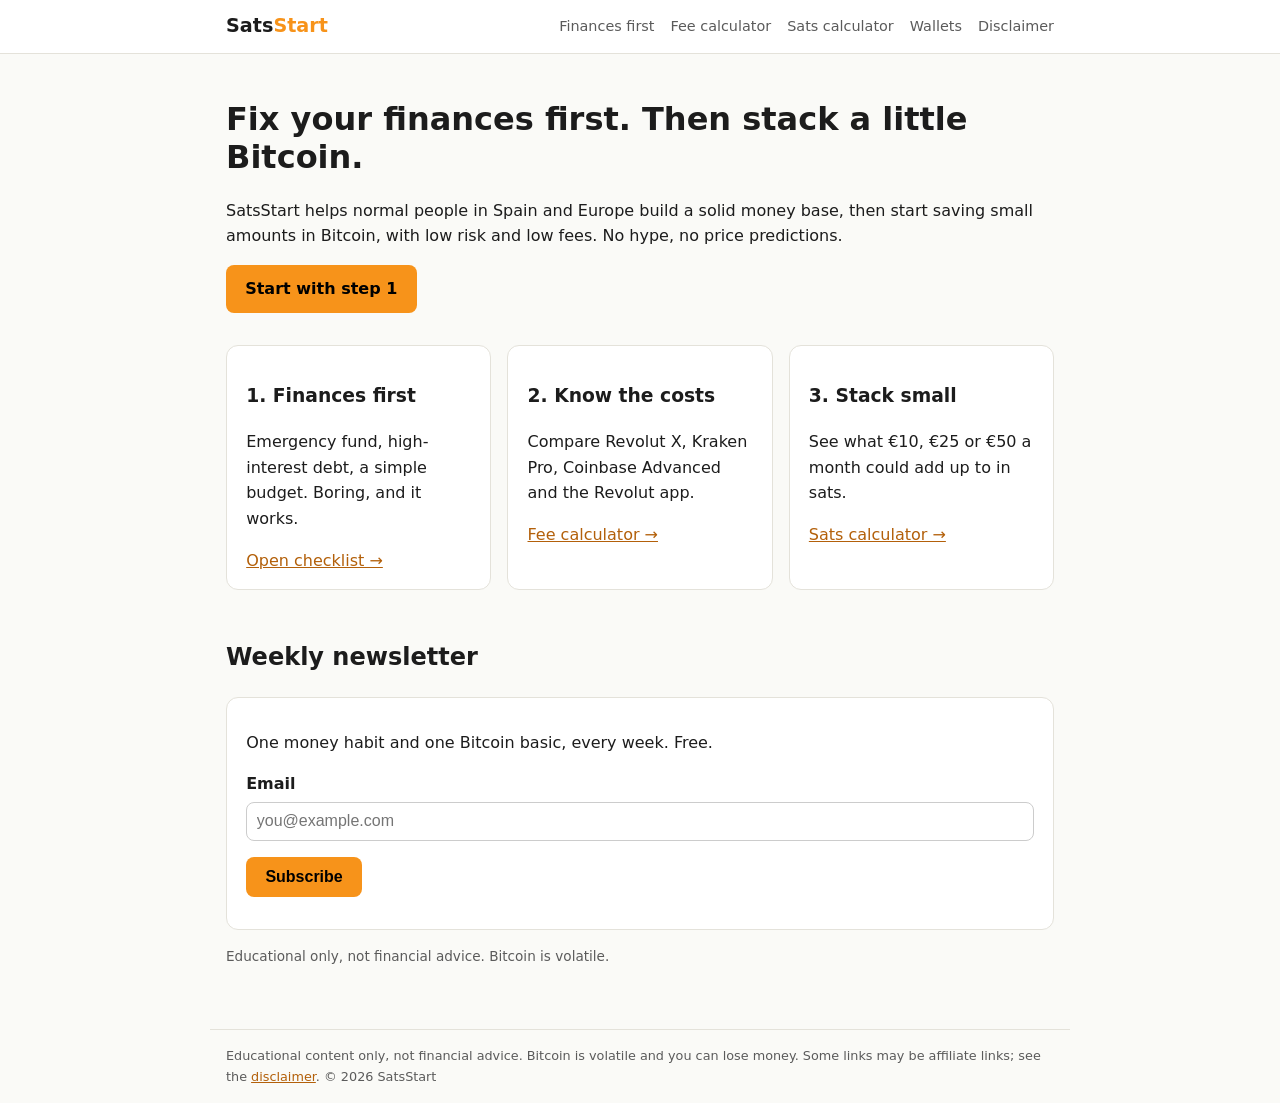
<file: index.html>
<!doctype html><html lang="en"><head><meta charset="utf-8"><meta name="viewport" content="width=device-width,initial-scale=1">
<title>Bitcoin for normal people · SatsStart</title><meta name="description" content="Fix your finances first, then stack small amounts of Bitcoin. Educational tools for people in Spain and Europe."><link rel="stylesheet" href="style.css"><script src="config.js"></script></head><body>
<header><nav><a class="logo" href="index.html">Sats<span>Start</span></a>
<a href="finances-first.html" >Finances first</a>
<a href="revolut-x-fees.html" >Fee calculator</a>
<a href="sats-calculator.html" >Sats calculator</a>
<a href="wallets.html" >Wallets</a>
<a href="disclaimer.html" >Disclaimer</a></nav></header>
<main>
<h1>Fix your finances first. Then stack a little Bitcoin.</h1>
<p>SatsStart helps normal people in Spain and Europe build a solid money base, then start saving small amounts in Bitcoin, with low risk and low fees. No hype, no price predictions.</p>
<p><a class="btn" href="finances-first.html">Start with step 1</a></p>
<div class="grid">
<div class="card"><h3>1. Finances first</h3><p>Emergency fund, high-interest debt, a simple budget. Boring, and it works.</p><a href="finances-first.html">Open checklist →</a></div>
<div class="card"><h3>2. Know the costs</h3><p>Compare Revolut X, Kraken Pro, Coinbase Advanced and the Revolut app.</p><a href="revolut-x-fees.html">Fee calculator →</a></div>
<div class="card"><h3>3. Stack small</h3><p>See what €10, €25 or €50 a month could add up to in sats.</p><a href="sats-calculator.html">Sats calculator →</a></div></div>
<h2>Weekly newsletter</h2>
<div class="card"><p>One money habit and one Bitcoin basic, every week. Free.</p>
<form id="nl" novalidate>
<label for="em">Email</label><input id="em" type="email" name="email" required placeholder="you@example.com" autocomplete="email"><p><button class="btn" type="submit">Subscribe</button></p><p class="msg note" id="nlmsg" role="status" aria-live="polite"></p></form></div>
<p class="note">Educational only, not financial advice. Bitcoin is volatile.</p>
</main>
<footer>Educational content only, not financial advice. Bitcoin is volatile and you can lose money. Some links may be affiliate links; see the <a href="disclaimer.html">disclaimer</a>. © 2026 SatsStart</footer>

<script>
document.getElementById("nl").addEventListener("submit",function(ev){
  ev.preventDefault();
  var msg=document.getElementById("nlmsg"),em=document.getElementById("em"),btn=this.querySelector("button");
  var ep=(window.NEWSLETTER_ENDPOINT||"").trim();
  if(!ep){msg.textContent="Newsletter signup isn't open yet. Please check back soon.";return;}
  if(!em.value||!em.checkValidity()){msg.textContent="Please enter a valid email address.";return;}
  btn.disabled=true;msg.textContent="Subscribing…";
  var body=new URLSearchParams();body.append("email",em.value);
  // no-cors: provider forms don't send CORS headers, so the response is opaque.
  // A resolved request means it was delivered; a network error rejects.
  fetch(ep,{method:"POST",mode:"no-cors",body:body}).then(function(){
    msg.textContent="Thanks! Check your inbox to confirm your subscription.";em.value="";
  }).catch(function(){
    msg.textContent="Something went wrong. Please try again later.";
  }).then(function(){btn.disabled=false;});
});
</script>
</body></html>
</file>
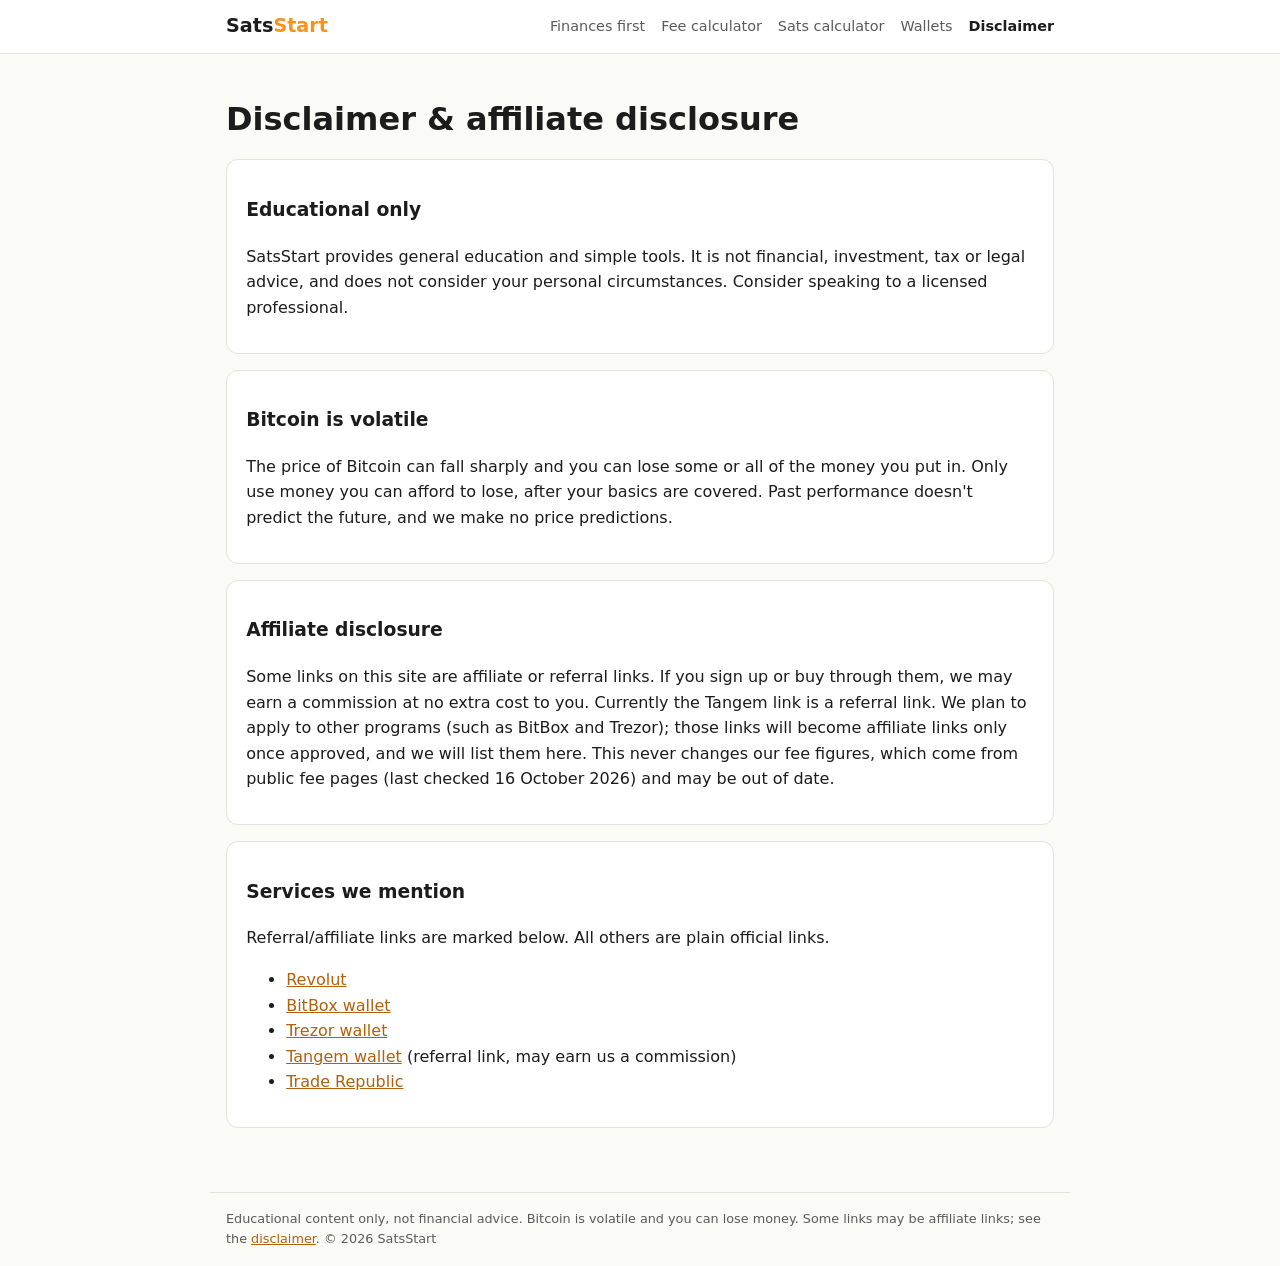
<file: disclaimer.html>
<!doctype html><html lang="en"><head><meta charset="utf-8"><meta name="viewport" content="width=device-width,initial-scale=1">
<title>Disclaimer · SatsStart</title><meta name="description" content="Fix your finances first, then stack small amounts of Bitcoin. Educational tools for people in Spain and Europe."><link rel="stylesheet" href="style.css"><script src="config.js"></script></head><body>
<header><nav><a class="logo" href="index.html">Sats<span>Start</span></a>
<a href="finances-first.html" >Finances first</a>
<a href="revolut-x-fees.html" >Fee calculator</a>
<a href="sats-calculator.html" >Sats calculator</a>
<a href="wallets.html" >Wallets</a>
<a href="disclaimer.html" class="on">Disclaimer</a></nav></header>
<main>
<h1>Disclaimer &amp; affiliate disclosure</h1>
<div class="card"><h3>Educational only</h3><p>SatsStart provides general education and simple tools. It is not financial, investment, tax or legal advice, and does not consider your personal circumstances. Consider speaking to a licensed professional.</p></div>
<div class="card"><h3>Bitcoin is volatile</h3><p>The price of Bitcoin can fall sharply and you can lose some or all of the money you put in. Only use money you can afford to lose, after your basics are covered. Past performance doesn't predict the future, and we make no price predictions.</p></div>
<div class="card"><h3>Affiliate disclosure</h3><p>Some links on this site are affiliate or referral links. If you sign up or buy through them, we may earn a commission at no extra cost to you. Currently the Tangem link is a referral link. We plan to apply to other programs (such as BitBox and Trezor); those links will become affiliate links only once approved, and we will list them here. This never changes our fee figures, which come from public fee pages (last checked <span data-checked></span>) and may be out of date.</p></div>
<div class="card"><h3>Services we mention</h3><p>Referral/affiliate links are marked below. All others are plain official links.</p><ul><li><a data-link="revolut" href="https://www.revolut.com/" rel="noopener">Revolut</a></li><li><a data-link="bitbox" href="https://bitbox.swiss/" rel="noopener">BitBox wallet</a></li><li><a data-link="trezor" href="https://trezor.io/" rel="noopener">Trezor wallet</a></li><li><a data-link="tangem" href="https://tangem.com/invite/4YEDCC" rel="sponsored noopener">Tangem wallet</a> (referral link, may earn us a commission)</li><li><a data-link="traderepublic" href="https://traderepublic.com/" rel="noopener">Trade Republic</a></li></ul></div>
</main>
<footer>Educational content only, not financial advice. Bitcoin is volatile and you can lose money. Some links may be affiliate links; see the <a href="disclaimer.html">disclaimer</a>. © 2026 SatsStart</footer>

</body></html>
</file>
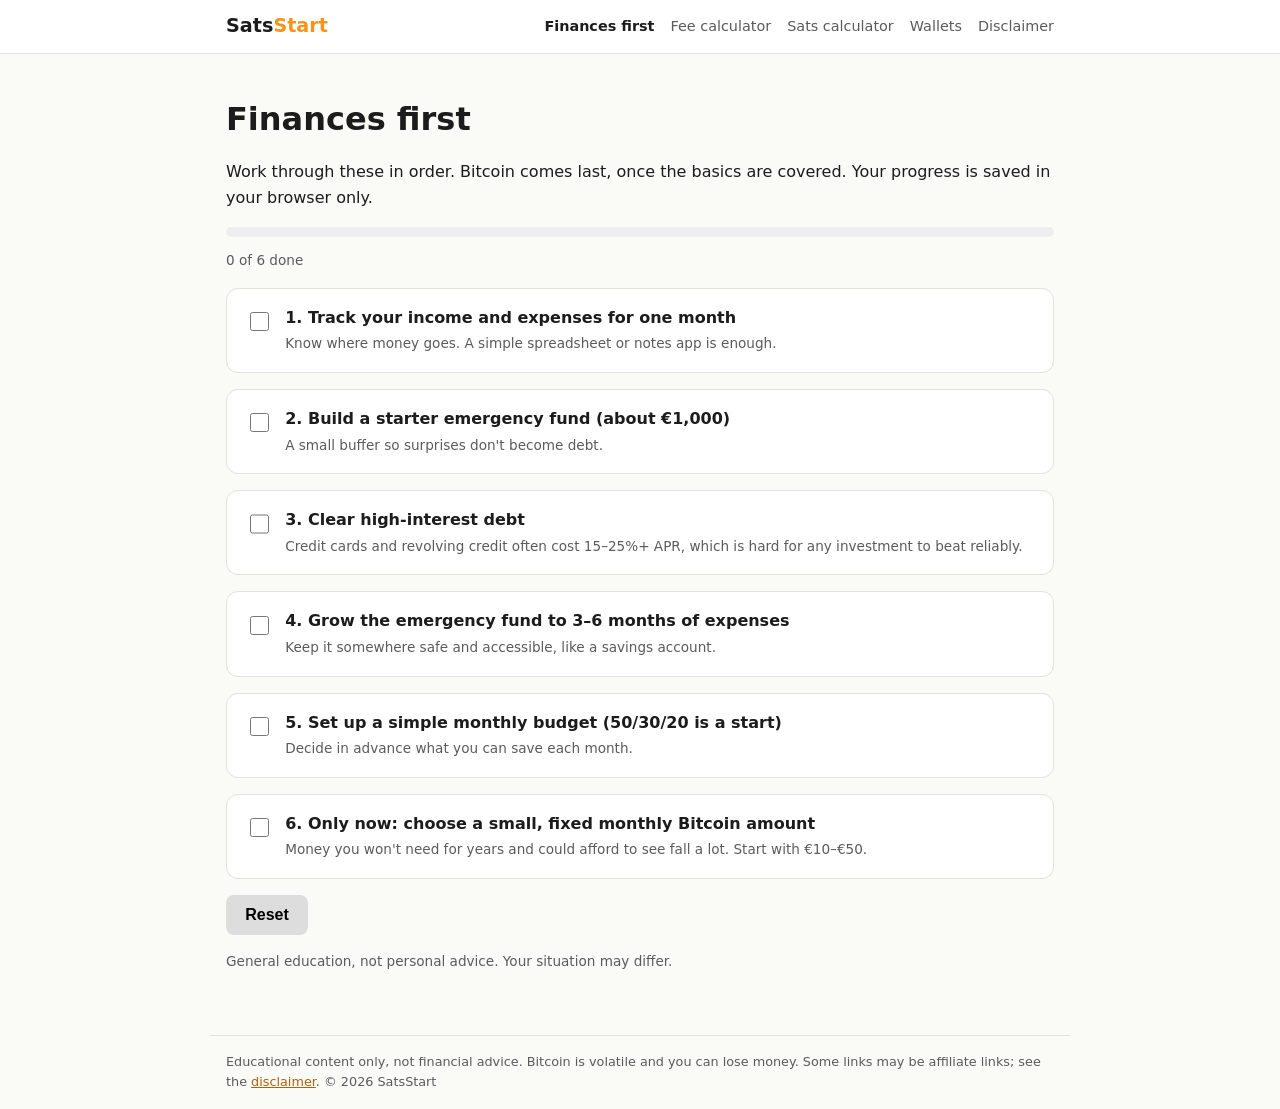
<file: finances-first.html>
<!doctype html><html lang="en"><head><meta charset="utf-8"><meta name="viewport" content="width=device-width,initial-scale=1">
<title>Finances first · SatsStart</title><meta name="description" content="Fix your finances first, then stack small amounts of Bitcoin. Educational tools for people in Spain and Europe."><link rel="stylesheet" href="style.css"><script src="config.js"></script></head><body>
<header><nav><a class="logo" href="index.html">Sats<span>Start</span></a>
<a href="finances-first.html" class="on">Finances first</a>
<a href="revolut-x-fees.html" >Fee calculator</a>
<a href="sats-calculator.html" >Sats calculator</a>
<a href="wallets.html" >Wallets</a>
<a href="disclaimer.html" >Disclaimer</a></nav></header>
<main>
<h1>Finances first</h1><p>Work through these in order. Bitcoin comes last, once the basics are covered. Your progress is saved in your browser only.</p>
<div class="bar"><div id="b"></div></div><p class="note" id="pt"></p><div id="list"></div>
<p><button class="btn" id="reset" style="background:#ddd">Reset</button></p>
<p class="note">General education, not personal advice. Your situation may differ.</p>
</main>
<footer>Educational content only, not financial advice. Bitcoin is volatile and you can lose money. Some links may be affiliate links; see the <a href="disclaimer.html">disclaimer</a>. © 2026 SatsStart</footer>
<script>const steps=[
["Track your income and expenses for one month","Know where money goes. A simple spreadsheet or notes app is enough."],
["Build a starter emergency fund (about €1,000)","A small buffer so surprises don't become debt."],
["Clear high-interest debt","Credit cards and revolving credit often cost 15–25%+ APR, which is hard for any investment to beat reliably."],
["Grow the emergency fund to 3–6 months of expenses","Keep it somewhere safe and accessible, like a savings account."],
["Set up a simple monthly budget (50/30/20 is a start)","Decide in advance what you can save each month."],
["Only now: choose a small, fixed monthly Bitcoin amount","Money you won't need for years and could afford to see fall a lot. Start with €10–€50."]];
const K="satsstart_steps";let s=[];try{s=JSON.parse(localStorage.getItem(K)||"[]");if(!Array.isArray(s))s=[]}catch(e){s=[]}
function r(){const l=document.getElementById("list");l.innerHTML="";steps.forEach((t,i)=>{const d=document.createElement("div");d.className="card step";
d.innerHTML=`<input type="checkbox" id="c${i}" ${s[i]?"checked":""}><label for="c${i}" style="margin:0"><b>${i+1}. ${t[0]}</b><br><span class="note" style="font-weight:400">${t[1]}</span></label>`;
d.querySelector("input").onchange=e=>{s[i]=e.target.checked;try{localStorage.setItem(K,JSON.stringify(s))}catch(e){}r()};l.appendChild(d)});
const n=steps.filter((_,i)=>s[i]).length;document.getElementById("b").style.width=n/steps.length*100+"%";document.getElementById("pt").textContent=n+" of "+steps.length+" done"+(n==steps.length?". Ready to look at the fee calculator.":"")}
document.getElementById("reset").onclick=()=>{s=[];try{localStorage.removeItem(K)}catch(e){}r()};r();</script>
</body></html>
</file>
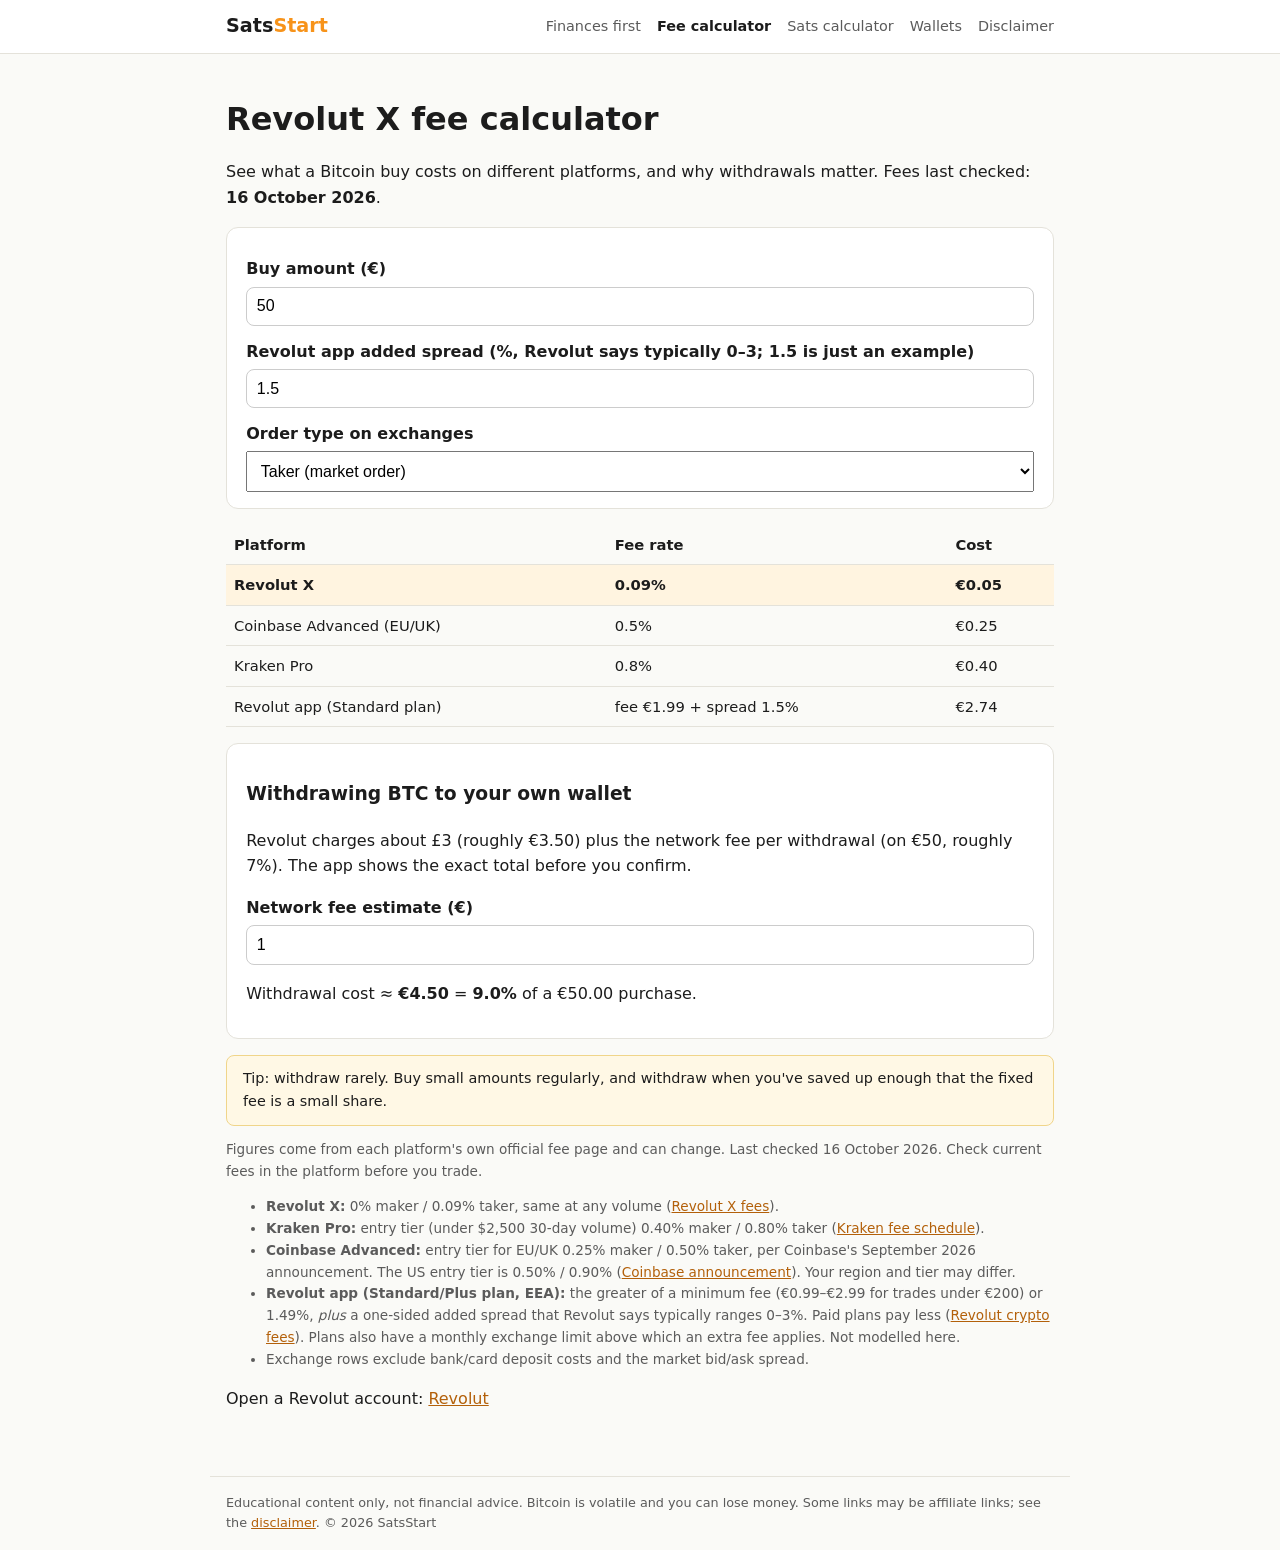
<file: revolut-x-fees.html>
<!doctype html><html lang="en"><head><meta charset="utf-8"><meta name="viewport" content="width=device-width,initial-scale=1">
<title>Revolut X fee calculator · SatsStart</title><meta name="description" content="Fix your finances first, then stack small amounts of Bitcoin. Educational tools for people in Spain and Europe."><link rel="stylesheet" href="style.css"><script src="config.js"></script></head><body>
<header><nav><a class="logo" href="index.html">Sats<span>Start</span></a>
<a href="finances-first.html" >Finances first</a>
<a href="revolut-x-fees.html" class="on">Fee calculator</a>
<a href="sats-calculator.html" >Sats calculator</a>
<a href="wallets.html" >Wallets</a>
<a href="disclaimer.html" >Disclaimer</a></nav></header>
<main>
<h1>Revolut X fee calculator</h1><p>See what a Bitcoin buy costs on different platforms, and why withdrawals matter. Fees last checked: <b data-checked></b>.</p>
<div class="card"><label for="amt">Buy amount (€)</label><input id="amt" type="number" min="1" value="50">
<label for="sp">Revolut app added spread (%, Revolut says typically 0–3; 1.5 is just an example)</label><input id="sp" type="number" min="0" max="3" step="0.1" value="1.5">
<label for="ord">Order type on exchanges</label><select id="ord" style="width:100%;padding:.6rem;font-size:1rem"><option value="m">Maker (limit order)</option><option value="t" selected>Taker (market order)</option></select></div>
<div class="tblwrap"><table><thead><tr><th>Platform</th><th>Fee rate</th><th>Cost</th></tr></thead><tbody id="rows"></tbody></table></div>
<div class="card"><h3>Withdrawing BTC to your own wallet</h3><p>Revolut charges about £3 (roughly €3.50) plus the network fee per withdrawal (on €50, roughly 7%). The app shows the exact total before you confirm.</p>
<label for="nf">Network fee estimate (€)</label><input id="nf" type="number" min="0" step="0.1" value="1"><p id="wd"></p></div>
<div class="warn">Tip: withdraw rarely. Buy small amounts regularly, and withdraw when you've saved up enough that the fixed fee is a small share.</div>
<p class="note">Figures come from each platform's own official fee page and can change. Last checked <span data-checked></span>. Check current fees in the platform before you trade.</p>
<ul class="note">
<li><b>Revolut X:</b> 0% maker / 0.09% taker, same at any volume (<a href="https://www.revolut.com/legal/crypto-exchange-fees/" rel="noopener">Revolut X fees</a>).</li>
<li><b>Kraken Pro:</b> entry tier (under $2,500 30-day volume) 0.40% maker / 0.80% taker (<a href="https://www.kraken.com/features/fee-schedule" rel="noopener">Kraken fee schedule</a>).</li>
<li><b>Coinbase Advanced:</b> entry tier for EU/UK 0.25% maker / 0.50% taker, per Coinbase's September 2026 announcement. The US entry tier is 0.50% / 0.90% (<a href="https://www.coinbase.com/blog/were-lowering-fees-for-many-active-traders-on-coinbase-advanced" rel="noopener">Coinbase announcement</a>). Your region and tier may differ.</li>
<li><b>Revolut app (Standard/Plus plan, EEA):</b> the greater of a minimum fee (€0.99–€2.99 for trades under €200) or 1.49%, <i>plus</i> a one-sided added spread that Revolut says typically ranges 0–3%. Paid plans pay less (<a href="https://www.revolut.com/en-SK/legal/exchangingcryptocurrenciespersonalfees/" rel="noopener">Revolut crypto fees</a>). Plans also have a monthly exchange limit above which an extra fee applies. Not modelled here.</li>
<li>Exchange rows exclude bank/card deposit costs and the market bid/ask spread.</li>
</ul>
<p>Open a Revolut account: <a data-link="revolut" href="https://www.revolut.com/" rel="noopener">Revolut</a></p>
</main>
<footer>Educational content only, not financial advice. Bitcoin is volatile and you can lose money. Some links may be affiliate links; see the <a href="disclaimer.html">disclaimer</a>. © 2026 SatsStart</footer>
<script>
const P=[["Revolut X",0,0.09],["Kraken Pro",0.40,0.80],["Coinbase Advanced (EU/UK)",0.25,0.50]];
const e=n=>"€"+(Math.round(n*100+1e-6)/100).toFixed(2);
const $=id=>document.getElementById(id);
const WD_SERVICE_EUR=3.5; // £3 service fee, approximate EUR equivalent
// Revolut app Standard/Plus (EUR): minimum fee by trade size, else 1.49%
function revFee(a){
  if(a<=0)return 0;
  if(a<2)return a*0.5;
  if(a<5)return 0.99;
  if(a<25)return 1.49;
  if(a<100)return 1.99;
  if(a<150)return 2.49;
  if(a<200)return 2.99;
  return a*0.0149;
}
function u(){
  const a=Math.max(0,+$("amt").value||0),t=$("ord").value=="t";
  const spread=Math.min(3,Math.max(0,+$("sp").value||0));
  const R=P.map(p=>[p[0],(t?p[2]:p[1])+"%",a*(t?p[2]:p[1])/100]);
  const rf=revFee(a),rs=a*spread/100;
  R.push(["Revolut app (Standard plan)","fee "+e(rf)+" + spread "+spread+"%",rf+rs]);
  R.sort((x,y)=>x[2]-y[2]);
  $("rows").innerHTML=R.map((x,i)=>`<tr class="${i==0?"best":""}"><td>${x[0]}</td><td>${x[1]}</td><td>${e(x[2])}</td></tr>`).join("");
  const w=WD_SERVICE_EUR+(Math.max(0,+$("nf").value)||0);
  $("wd").innerHTML=`Withdrawal cost ≈ <b>${e(w)}</b>${a>0?` = <b>${(w/a*100).toFixed(1)}%</b> of a ${e(a)} purchase`:""}.`;
}
["amt","sp","ord","nf"].forEach(x=>{$(x).addEventListener("input",u);$(x).addEventListener("change",u)});u();
</script>
</body></html>
</file>
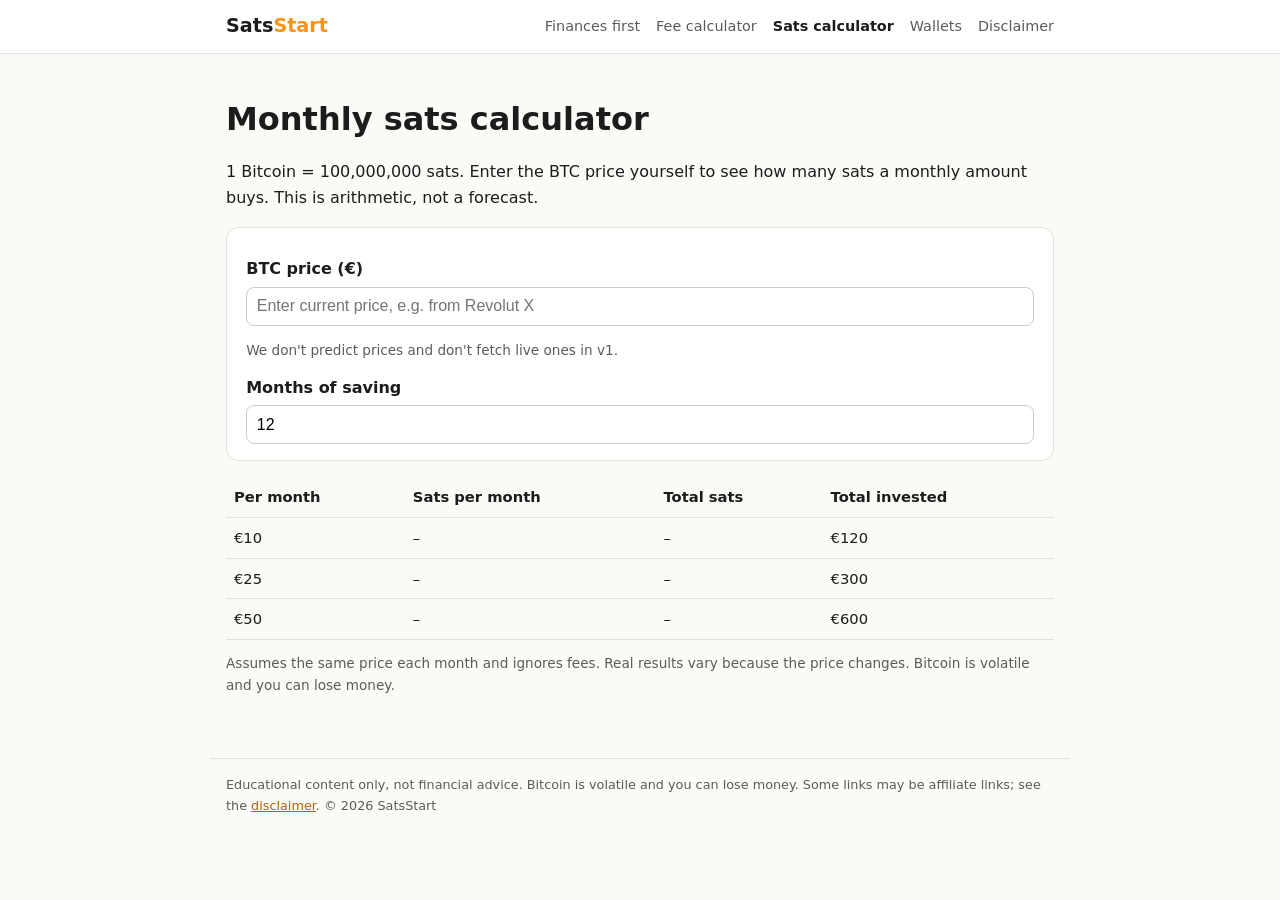
<file: sats-calculator.html>
<!doctype html><html lang="en"><head><meta charset="utf-8"><meta name="viewport" content="width=device-width,initial-scale=1">
<title>Sats calculator · SatsStart</title><meta name="description" content="Fix your finances first, then stack small amounts of Bitcoin. Educational tools for people in Spain and Europe."><link rel="stylesheet" href="style.css"><script src="config.js"></script></head><body>
<header><nav><a class="logo" href="index.html">Sats<span>Start</span></a>
<a href="finances-first.html" >Finances first</a>
<a href="revolut-x-fees.html" >Fee calculator</a>
<a href="sats-calculator.html" class="on">Sats calculator</a>
<a href="wallets.html" >Wallets</a>
<a href="disclaimer.html" >Disclaimer</a></nav></header>
<main>
<h1>Monthly sats calculator</h1><p>1 Bitcoin = 100,000,000 sats. Enter the BTC price yourself to see how many sats a monthly amount buys. This is arithmetic, not a forecast.</p>
<div class="card"><label for="p">BTC price (€)</label><input id="p" type="number" min="1" placeholder="Enter current price, e.g. from Revolut X"><p class="note">We don't predict prices and don't fetch live ones in v1.</p>
<label for="m">Months of saving</label><input id="m" type="number" min="1" max="600" value="12"></div>
<div class="tblwrap"><table><thead><tr><th>Per month</th><th>Sats per month</th><th>Total sats</th><th>Total invested</th></tr></thead><tbody id="rows"></tbody></table></div>
<p class="note">Assumes the same price each month and ignores fees. Real results vary because the price changes. Bitcoin is volatile and you can lose money.</p>
</main>
<footer>Educational content only, not financial advice. Bitcoin is volatile and you can lose money. Some links may be affiliate links; see the <a href="disclaimer.html">disclaimer</a>. © 2026 SatsStart</footer>
<script>const f=n=>Math.floor(n).toLocaleString("en-GB");
const P=document.getElementById("p"),M=document.getElementById("m"),ROWS=document.getElementById("rows");
function u(){const pr=+P.value,mo=Math.min(600,Math.max(0,Math.floor(+M.value||0)));ROWS.innerHTML=[10,25,50].map(a=>{const s=pr>0?a/pr*1e8:null;
return `<tr><td>€${a}</td><td>${s==null?"–":f(s)}</td><td>${s==null?"–":f(Math.floor(s)*mo)}</td><td>€${(a*mo).toLocaleString("en-GB")}</td></tr>`}).join("")}
P.addEventListener("input",u);M.addEventListener("input",u);u();</script>
</body></html>
</file>
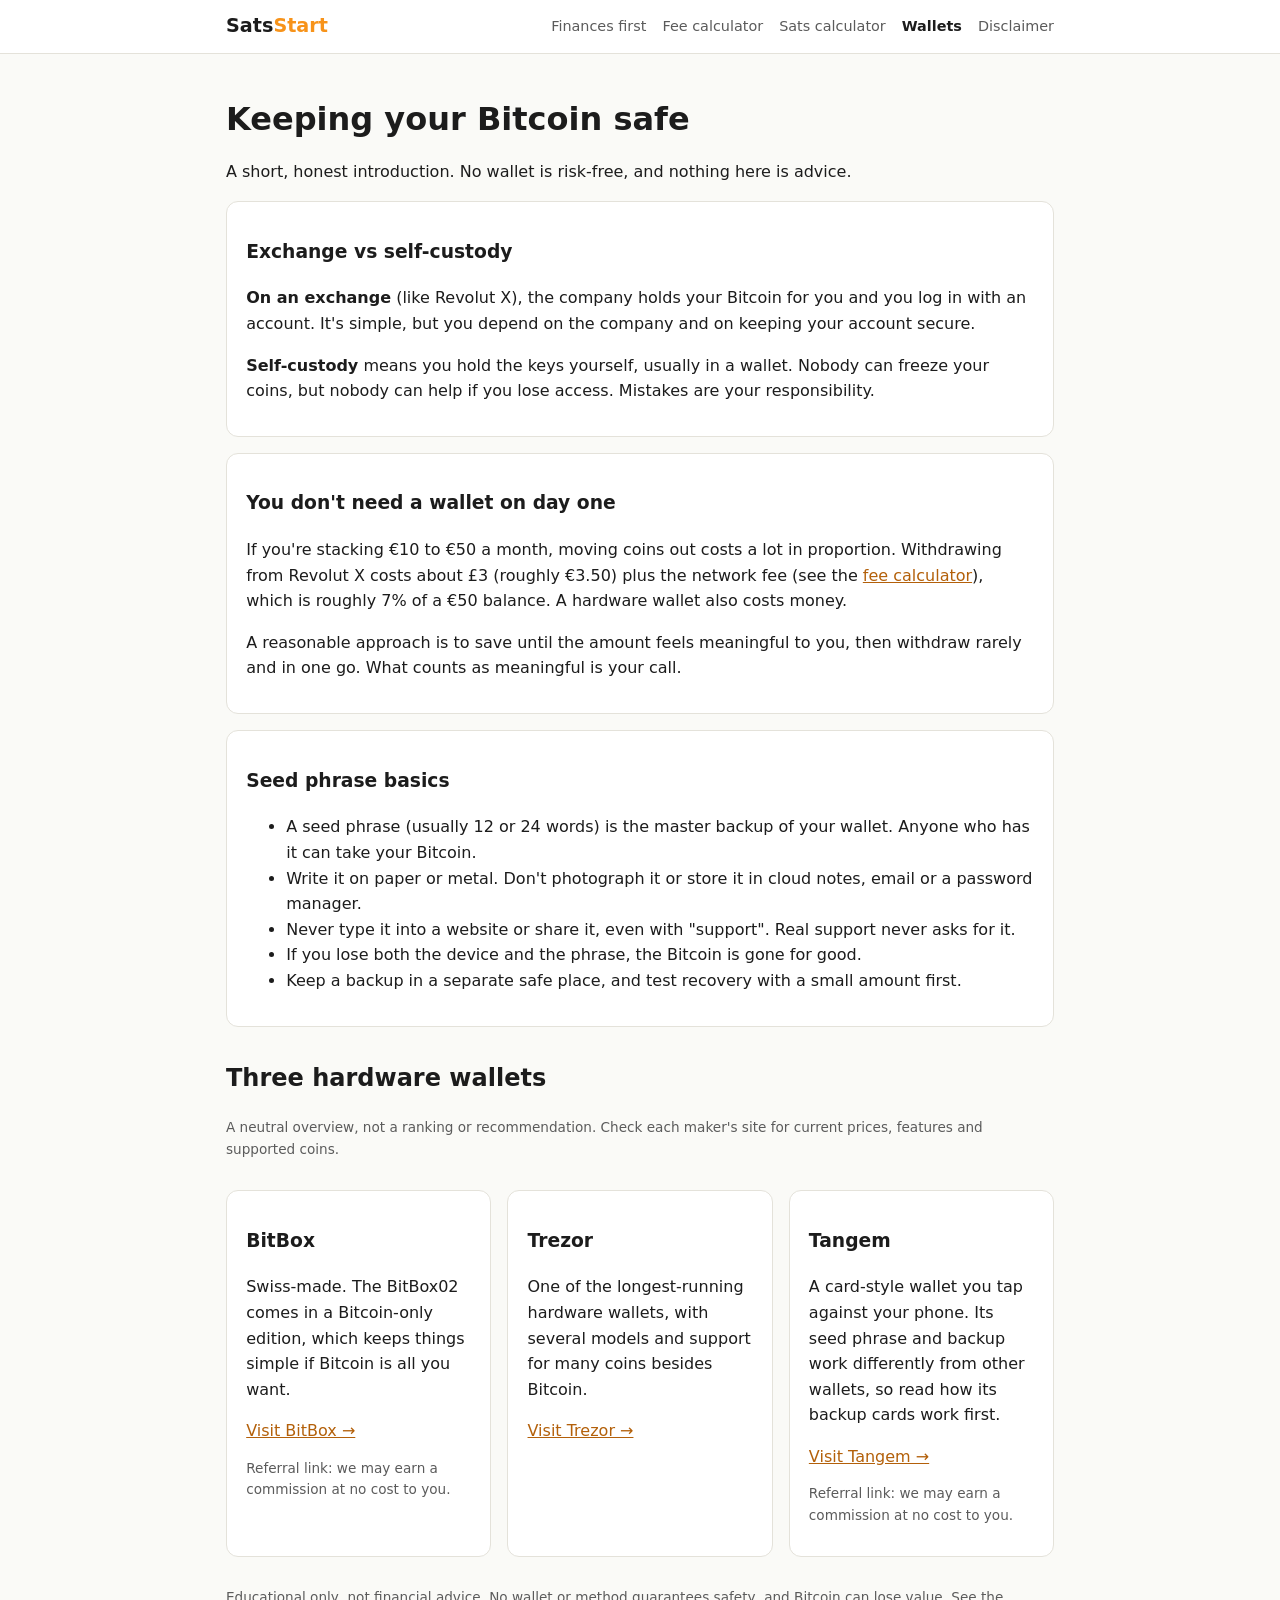
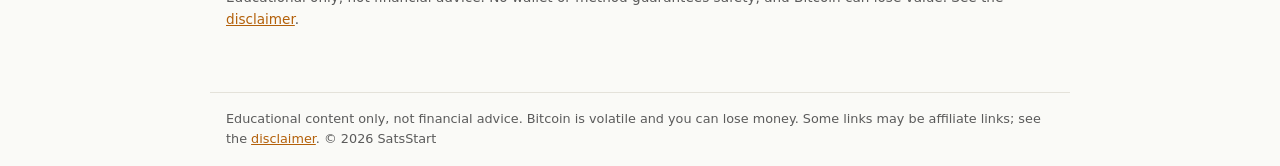
<file: wallets.html>
<!doctype html><html lang="en"><head><meta charset="utf-8"><meta name="viewport" content="width=device-width,initial-scale=1">
<title>Keeping your Bitcoin safe · SatsStart</title><meta name="description" content="A short beginner explainer on exchange vs self-custody, seed phrases and hardware wallets. Educational only."><link rel="stylesheet" href="style.css"><script src="config.js"></script></head><body>
<header><nav><a class="logo" href="index.html">Sats<span>Start</span></a>
<a href="finances-first.html" >Finances first</a>
<a href="revolut-x-fees.html" >Fee calculator</a>
<a href="sats-calculator.html" >Sats calculator</a>
<a href="wallets.html" class="on">Wallets</a>
<a href="disclaimer.html" >Disclaimer</a></nav></header>
<main>
<h1>Keeping your Bitcoin safe</h1>
<p>A short, honest introduction. No wallet is risk-free, and nothing here is advice.</p>
<div class="card"><h3>Exchange vs self-custody</h3>
<p><strong>On an exchange</strong> (like Revolut X), the company holds your Bitcoin for you and you log in with an account. It's simple, but you depend on the company and on keeping your account secure.</p>
<p><strong>Self-custody</strong> means you hold the keys yourself, usually in a wallet. Nobody can freeze your coins, but nobody can help if you lose access. Mistakes are your responsibility.</p></div>
<div class="card"><h3>You don't need a wallet on day one</h3>
<p>If you're stacking €10 to €50 a month, moving coins out costs a lot in proportion. Withdrawing from Revolut X costs about £3 (roughly €3.50) plus the network fee (see the <a href="revolut-x-fees.html">fee calculator</a>), which is roughly 7% of a €50 balance. A hardware wallet also costs money.</p>
<p>A reasonable approach is to save until the amount feels meaningful to you, then withdraw rarely and in one go. What counts as meaningful is your call.</p></div>
<div class="card"><h3>Seed phrase basics</h3>
<ul><li>A seed phrase (usually 12 or 24 words) is the master backup of your wallet. Anyone who has it can take your Bitcoin.</li>
<li>Write it on paper or metal. Don't photograph it or store it in cloud notes, email or a password manager.</li>
<li>Never type it into a website or share it, even with "support". Real support never asks for it.</li>
<li>If you lose both the device and the phrase, the Bitcoin is gone for good.</li>
<li>Keep a backup in a separate safe place, and test recovery with a small amount first.</li></ul></div>
<h2>Three hardware wallets</h2>
<p class="note">A neutral overview, not a ranking or recommendation. Check each maker's site for current prices, features and supported coins.</p>
<div class="grid">
<div class="card"><h3>BitBox</h3><p>Swiss-made. The BitBox02 comes in a Bitcoin-only edition, which keeps things simple if Bitcoin is all you want.</p><a data-link="bitbox" href="https://shop.bitbox.swiss/?ref=pgafgzst" rel="sponsored noopener">Visit BitBox →</a><p class="note">Referral link: we may earn a commission at no cost to you.</p></div>
<div class="card"><h3>Trezor</h3><p>One of the longest-running hardware wallets, with several models and support for many coins besides Bitcoin.</p><a data-link="trezor" href="https://trezor.io/" rel="noopener">Visit Trezor →</a></div>
<div class="card"><h3>Tangem</h3><p>A card-style wallet you tap against your phone. Its seed phrase and backup work differently from other wallets, so read how its backup cards work first.</p><a data-link="tangem" href="https://tangem.com/invite/4YEDCC" rel="sponsored noopener">Visit Tangem →</a><p class="note">Referral link: we may earn a commission at no cost to you.</p></div></div>
<p class="note">Educational only, not financial advice. No wallet or method guarantees safety, and Bitcoin can lose value. See the <a href="disclaimer.html">disclaimer</a>.</p>
</main>
<footer>Educational content only, not financial advice. Bitcoin is volatile and you can lose money. Some links may be affiliate links; see the <a href="disclaimer.html">disclaimer</a>. © 2026 SatsStart</footer>

</body></html>
</file>
<file: style.css>
:root{--o:#f7931a;--bg:#fafaf7;--ink:#1c1c1c;--mut:#5b5b5b;--card:#fff;--line:#e4e2da}
*{box-sizing:border-box}body{margin:0;font:16px/1.6 system-ui,-apple-system,Segoe UI,Roboto,sans-serif;background:var(--bg);color:var(--ink)}
a{color:#b3600a}header{background:#fff;border-bottom:1px solid var(--line);position:sticky;top:0}
nav{max-width:860px;margin:auto;padding:.7rem 1rem;display:flex;flex-wrap:wrap;gap:.5rem 1rem;align-items:center}
nav .logo{font-weight:800;font-size:1.2rem;color:var(--ink);text-decoration:none;margin-right:auto}nav .logo span{color:var(--o)}
nav a{font-size:.9rem;text-decoration:none;color:var(--mut)}nav a.on{color:var(--ink);font-weight:600}
main{max-width:860px;margin:auto;padding:1.5rem 1rem 3rem}h1{font-size:2rem;line-height:1.2}h2{margin-top:2rem}
.card{background:var(--card);border:1px solid var(--line);border-radius:12px;padding:1rem 1.2rem;margin:1rem 0}
.btn{display:inline-block;background:var(--o);color:#000;border:0;border-radius:8px;padding:.7rem 1.2rem;font-weight:700;text-decoration:none;cursor:pointer;font-size:1rem}
input[type=number],input[type=email]{width:100%;padding:.6rem;border:1px solid #ccc;border-radius:8px;font-size:1rem}
label{display:block;font-weight:600;margin:.8rem 0 .3rem}table{width:100%;border-collapse:collapse;font-size:.92rem}
th,td{text-align:left;padding:.5rem;border-bottom:1px solid var(--line)}.best td{background:#fff4e0;font-weight:600}
.note{font-size:.85rem;color:var(--mut)}.warn{background:#fff8e5;border:1px solid #f0d58a;border-radius:8px;padding:.7rem 1rem;font-size:.9rem}
.step{display:flex;gap:.8rem;align-items:flex-start}.step input{margin-top:.45rem;width:1.2rem;height:1.2rem}
.grid{display:grid;gap:1rem}@media(min-width:640px){.grid{grid-template-columns:repeat(3,1fr)}}
footer{max-width:860px;margin:auto;padding:1rem;color:var(--mut);font-size:.8rem;border-top:1px solid var(--line)}
.bar{height:10px;background:#eee;border-radius:5px;overflow:hidden}.bar div{height:100%;background:var(--o);width:0;transition:width .3s}
.tblwrap{overflow-x:auto}
</file>
